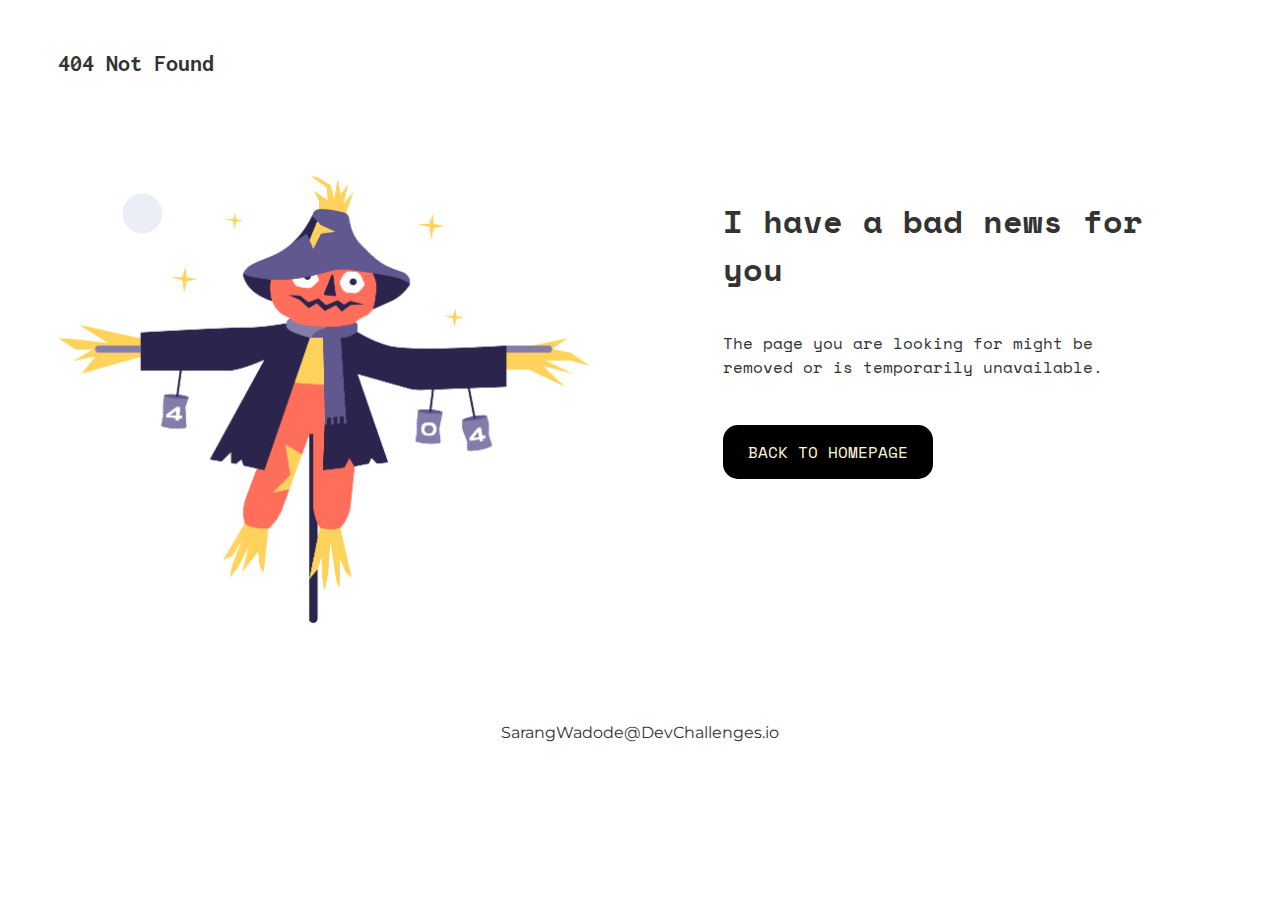
<file: index.html>
<!DOCTYPE html>
<html lang="en">
  <head>
    <meta charset="utf-8" />
    <meta
      name="viewport"
      content="width=device-width, initial-scale=1,
  maximum-scale=5"
    />

    <link rel="icon" href="devchallenges.png" />
 
    <link
      rel="shortcut icon"
      type="image/x-icon"
      href="https://devchallenges.io/"
    />

    <link rel="preconnect" href="https://fonts.gstatic.com">
<link href="https://fonts.googleapis.com/css2?family=Space+Mono:wght@400;700&display=swap" rel="stylesheet">

<link href="https://fonts.googleapis.com/css2?family=Inconsolata:wght@700&display=swap" rel="stylesheet">

<link href="https://fonts.googleapis.com/css2?family=Montserrat:wght@600&display=swap" rel="stylesheet">
    
    <title>404 Not Found</title>

    <style>
      body {
        font-family: 'Space Mono', monospace;
        color: #333333
      }

      #header {
        margin: 50px;
        font-family: 'Inconsolata', monospace;
      }

      #container {
        display:flex;
        margin: 100px 50px;
      }
      #image img {
        position: relative;
        width: 80%;
        height: 100%;
      }
      #info {
        position: relative;
        display: flex;
        flex-direction: column;
      }
      
      #info p {
        margin-right: 50px;
      }
      #home {
        text-decoration: none;
        display: inline-block;
        width: 180px;
        padding: 15px;
        color:cornsilk;
        background-color:black;
        border-radius: 15px;
        margin: 30px 0;
        text-align: center;
      }
      #footer {
        text-align: center;
        font-family: 'Montserrat', sans-serif;
      }  

      @media screen and (max-width:450px) {
        #header {
          margin: 25px;
        }
        #image img {
          display: block;
          margin-left: auto;
          margin-right: auto;
        }
        #container {
          display: flex;
          flex-direction: column;
          margin: 50px 25px;
        }
        #info p {
        margin: auto;
      }
      #home {
        margin: 25px auto;
      }
      }

      
    </style>
  </head>
  <body>
    <header id ="header"><h2>404 Not Found</h2></header>

    <div id = "container">
      <section id = "image">
        <img src="Scarecrow.png" alt = "Image">
      </section>
      <section id = "info">
        <h1>I have a bad news for you</h1>
      <p>The page you are looking for might be removed or is temporarily unavailable.</p>
      <a id ="home" href = "https://devchallenges.io/" target="_self">BACK TO HOMEPAGE</a>
      </section>
    </div>  

    <footer id = "footer">SarangWadode@DevChallenges.io</footer>
  </body>
</html>
</file>
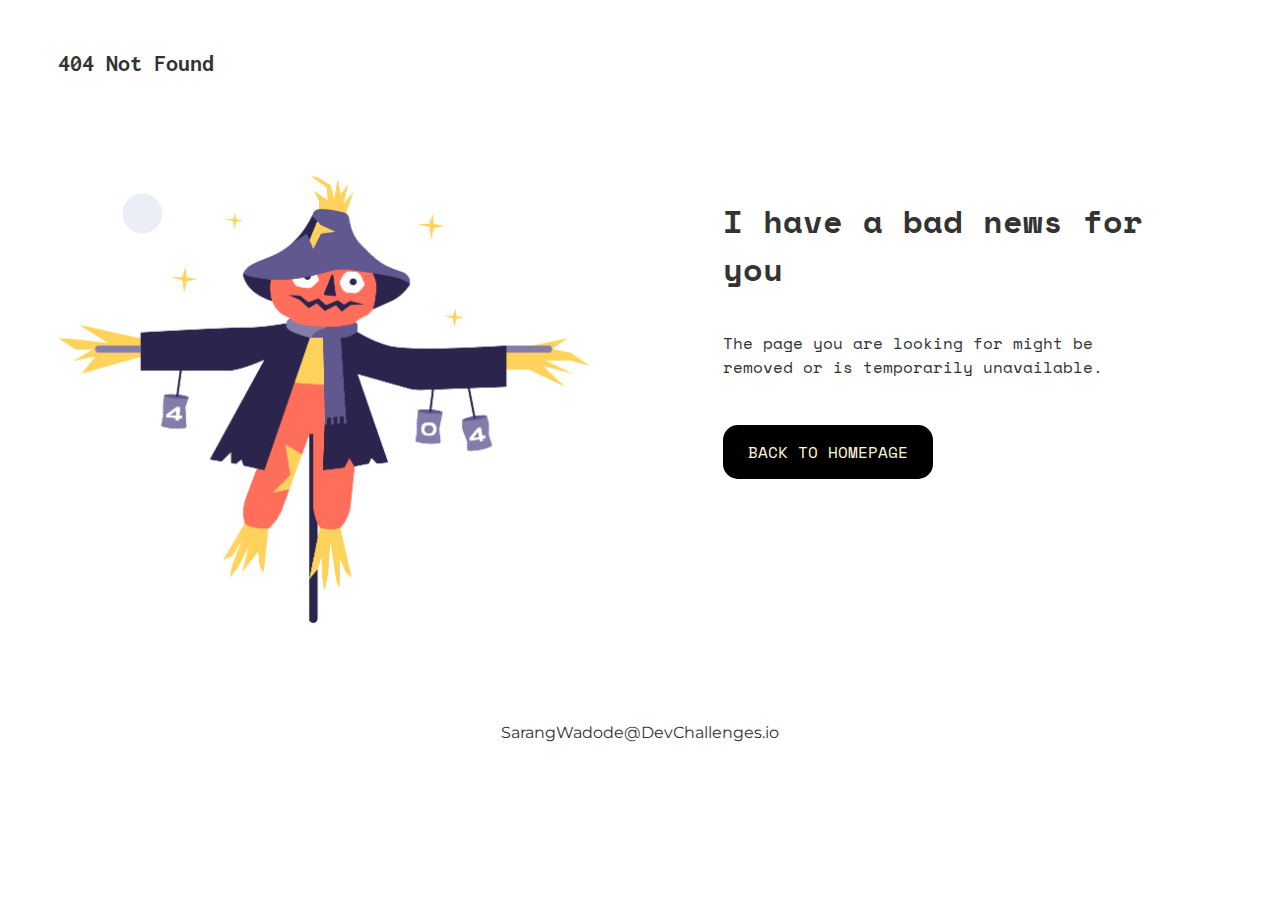
<file: 404-Not-Found/index.html>
<!DOCTYPE html>
<html lang="en">
  <head>
    <meta charset="utf-8" />
    <meta
      name="viewport"
      content="width=device-width, initial-scale=1,
  maximum-scale=5"
    />

    <link rel="icon" href="devchallenges.png" />
 
    <link
      rel="shortcut icon"
      type="image/x-icon"
      href="https://devchallenges.io/"
    />

    <link rel="preconnect" href="https://fonts.gstatic.com">
<link href="https://fonts.googleapis.com/css2?family=Space+Mono:wght@400;700&display=swap" rel="stylesheet">

<link href="https://fonts.googleapis.com/css2?family=Inconsolata:wght@700&display=swap" rel="stylesheet">

<link href="https://fonts.googleapis.com/css2?family=Montserrat:wght@600&display=swap" rel="stylesheet">
<link rel="stylesheet" href="style.css">
    
    <title>404 Not Found</title>
  </head>
  <body>
    <header id ="header"><h2>404 Not Found</h2></header>

    <div id = "container">
      <section id = "image">
        <img src="Scarecrow.png" alt = "Image">
      </section>
      <section id = "info">
        <h1>I have a bad news for you</h1>
      <p>The page you are looking for might be removed or is temporarily unavailable.</p>
      <a id ="home" href = "https://devchallenges.io/" target="_self">BACK TO HOMEPAGE</a>
      </section>
    </div>  

    <footer id = "footer">SarangWadode@DevChallenges.io</footer>
  </body>
</html>
</file>
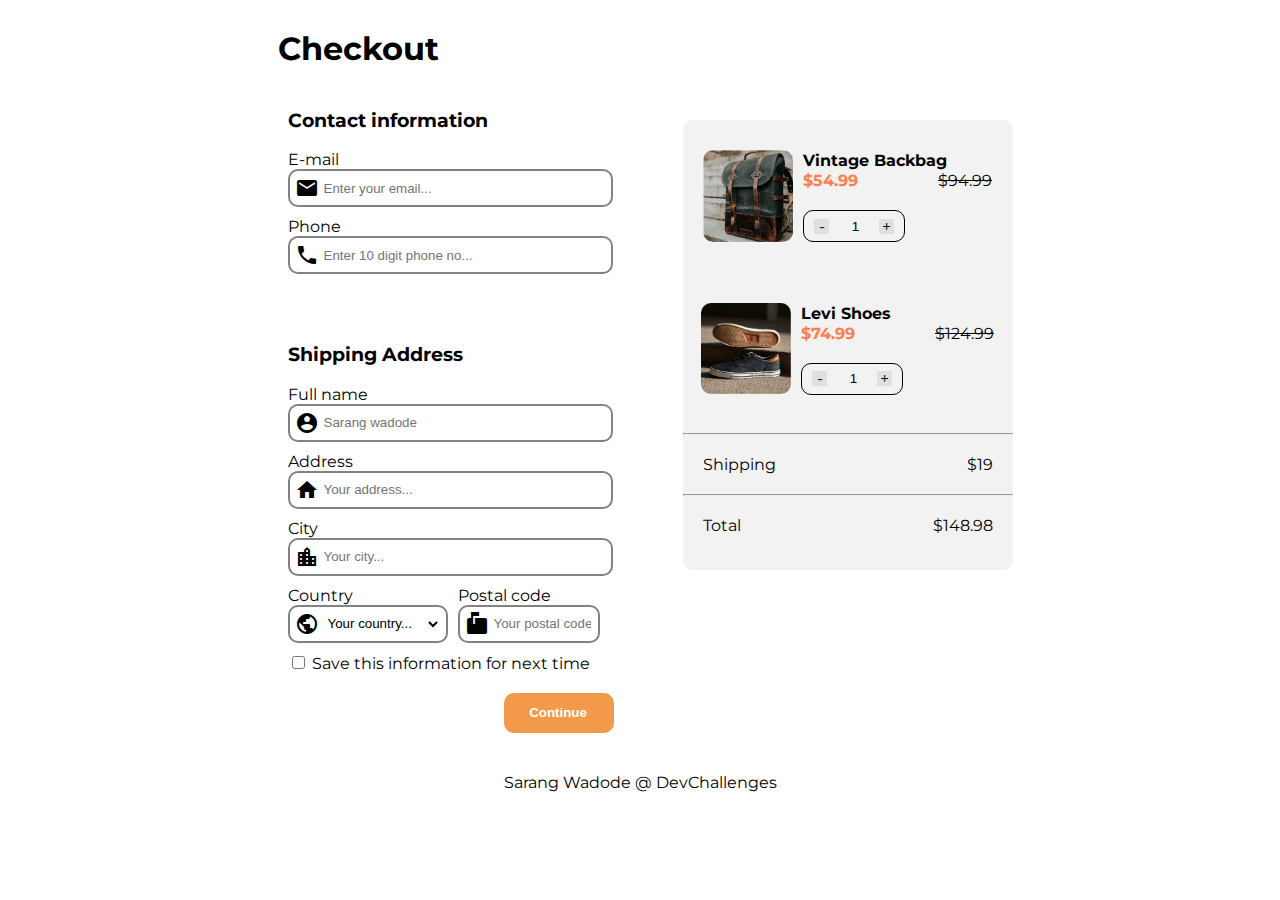
<file: Checkout-Page/index.html>
<!DOCTYPE html>
<html lang="en">
  <head>
    <meta charset="utf-8" />
    <meta
      name="viewport"
      content="width=device-width, initial-scale=1,
  maximum-scale=5"
    />

    <link rel="icon" href="devchallenges.png" />

    <link
      rel="shortcut icon"
      type="image/x-icon"
      href="https://devchallenges.io/"
    />

    <link rel="preconnect" href="https://fonts.gstatic.com">
<link href="https://fonts.googleapis.com/css2?family=Montserrat:wght@500&display=swap" rel="stylesheet">

    <title>Checkout Page</title>
    <link rel="stylesheet" href="https://fonts.googleapis.com/icon?family=Material+Icons">
    <link rel="StyleSheet" href="style.css">

  </head>

  <body>
    <div id="main">
      <h1>Checkout</h1>

      <div id="container">
        <section id="form">
          <form action="#" id="form" autocomplete="on" onsubmit="alert('Checkout succesfull :)')">
            <div id="content">
              <h3>Contact information</h3>
              <label for="email">E-mail</label>
              <div id="box">
                <span class="material-icons">email</span>
                <input type="email" id="email" name="email" placeholder="Enter your email..." size="30" required>
              </div>
              
              <label for="phone">Phone</label>
              <div id="box">
                <span class="material-icons">call</span>
                <input type="tel" id="phone" name="phone" placeholder="Enter 10 digit phone no..." pattern="[0-9]{10}" size="30" required>
              </div>
            </div> 

            <div id="content">
              <h3>Shipping Address</h3>
              <label for="name">Full name</label>
              <div id="box">
                <span class="material-icons">account_circle</span>
                <input type="text" id="name" name="name" placeholder="Sarang wadode" size="30" required>
              </div>

              <label for="address">Address</label>
              <div id="box">
                <span class="material-icons">home</span>
                <input type="text" id="address" name="address" placeholder="Your address..." size="30" required>
              </div>

              <label for="city">City</label>
              <div id="box">
                <span class="material-icons">location_city</span>
                <input type="text" id="city" name="city" placeholder="Your city..." size="30" required>
              </div>

              <div id="parts">
                <div class="part one">
                  <label for="country">Country</label>
                  <div id="box">
                    <span class="material-icons">public</span>
                    <select for="country" required>
                      <option value="" disabled selected>Your country...</option>
                      <option value="india">India</option>
                      <option value="US">US</option>
                      <option value="Australia">Australia</option>
                    </select>
                  </div>
                </div>
                <div class="part two">
                  <label for="post">Postal code</label>
                  <div id="box">
                    <span class="material-icons">markunread_mailbox</span>
                    <input type="text" id="post" name="post" placeholder="Your postal code..." size="10" required>
                 </div>
                </div>
              </div>
              
              <input type="checkbox" name="checkbox" id="checkbox">
              <label for="checkbox">Save this information for next time</label>

            </div> 
            <input type="submit" value="Continue" id="submit">
          </form>
        </section>

        <section id="cart">
          <div id="product">
            <img src="Photos/photo1.png" alt="product-image" id="image">
            <div id="details">
              <h4>Vintage Backbag</h4>
              <div id="cost"><strong>$54.99</strong><s>$94.99</s></div>
              <div id="prod-no">
                <div id="sign">-</div>
                <input type="text" name="count" id="count" value="1" min="1" size="3">
                <div id="sign">+</div>
              </div>
            </div>
            
          </div>
          

          <div id="product">
            <img src="Photos/photo2.png" alt="product-image" id="image">
            <div id="details">
              <h4>Levi Shoes</h4>
              <div id="cost"><strong>$74.99</strong><s>$124.99</s></div>
              <div id="prod-no">
                <div id="sign">-</div>
                <input type="text" name="count" id="count" value="1" min="1" size="3">
                <div id="sign">+</div>
              </div>
            </div>
          </div>  
          <div id="bill">
            <hr>
            <div id="inc">
              <div id="text">Shipping</div>
              <div id="price">$19</div>
            </div>
            <hr>

            <div id="inc">
              <div id="text">Total</div>
              <div id="price">$148.98</div>
            </div>
          </div>

        </section>
      </div>
      
      <footer id="footer">Sarang Wadode @ DevChallenges</footer>
    </div>
    
  </body>

</html>
</file>
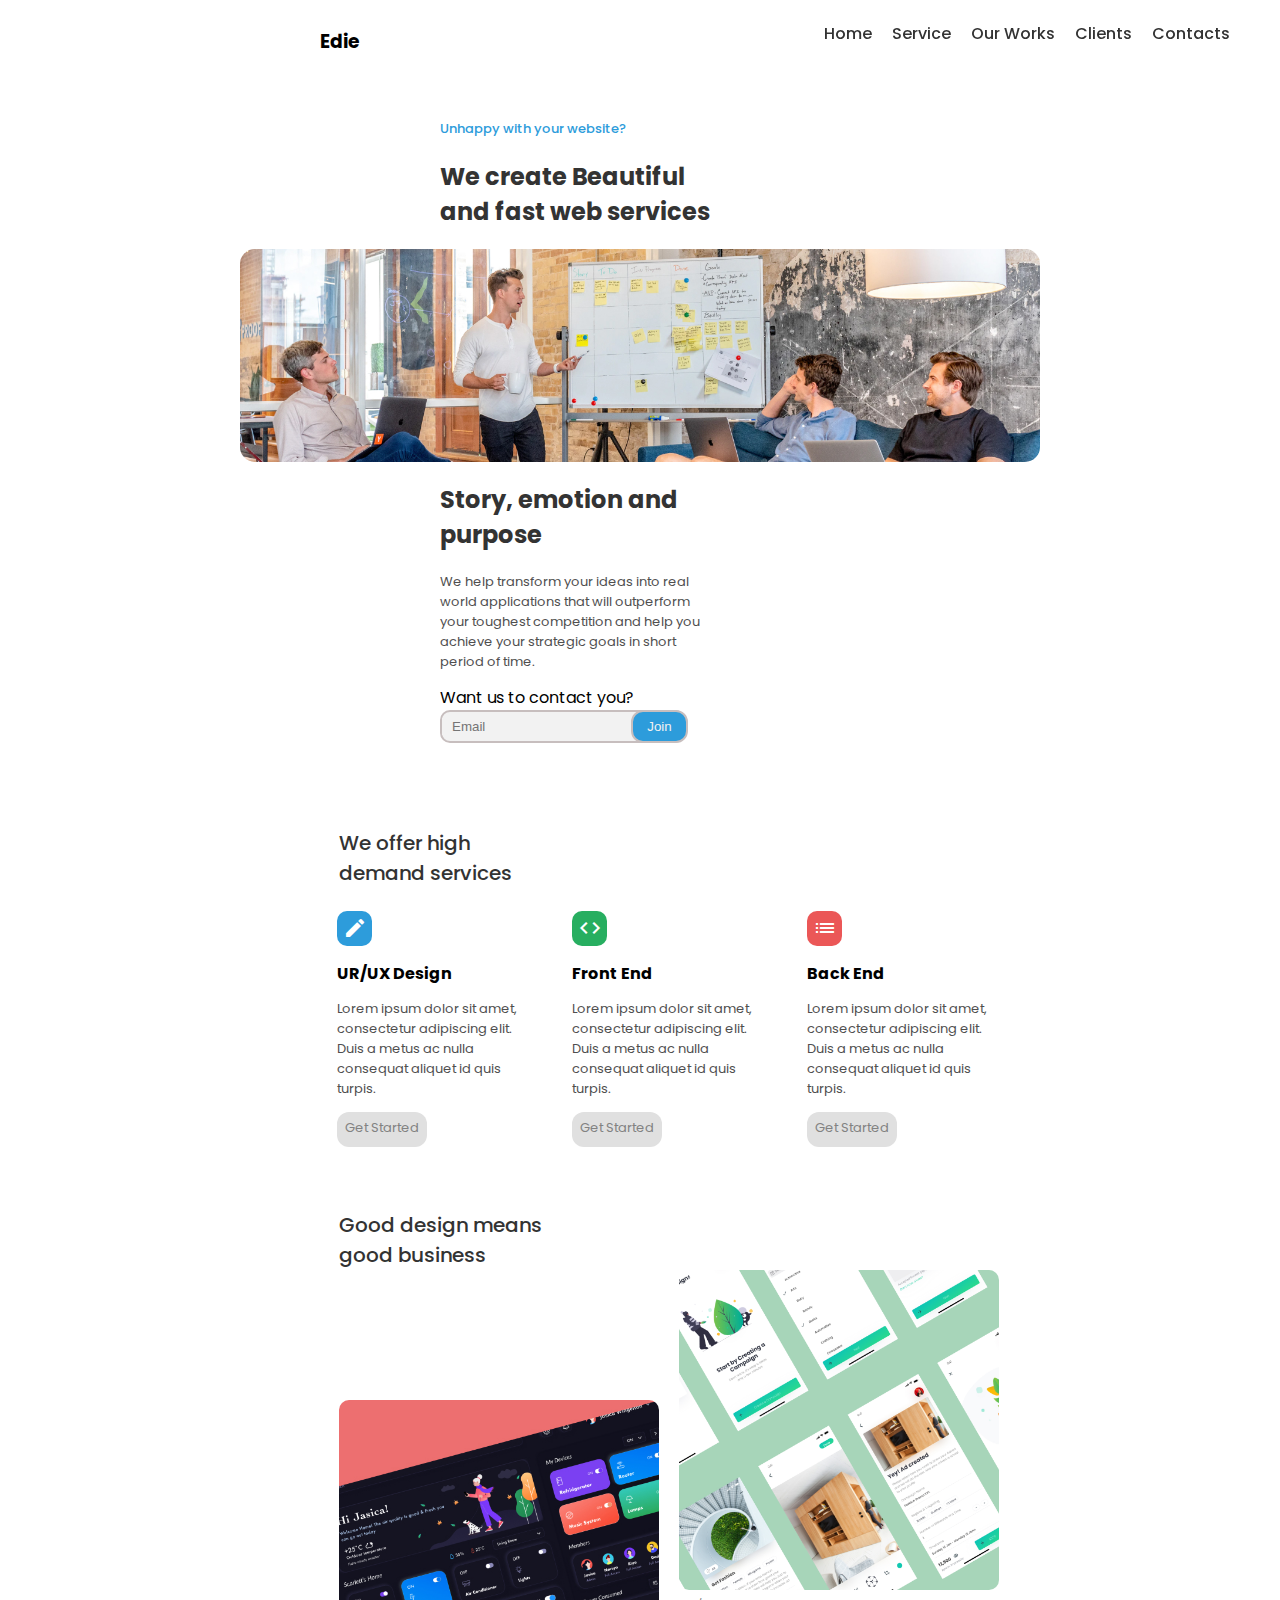
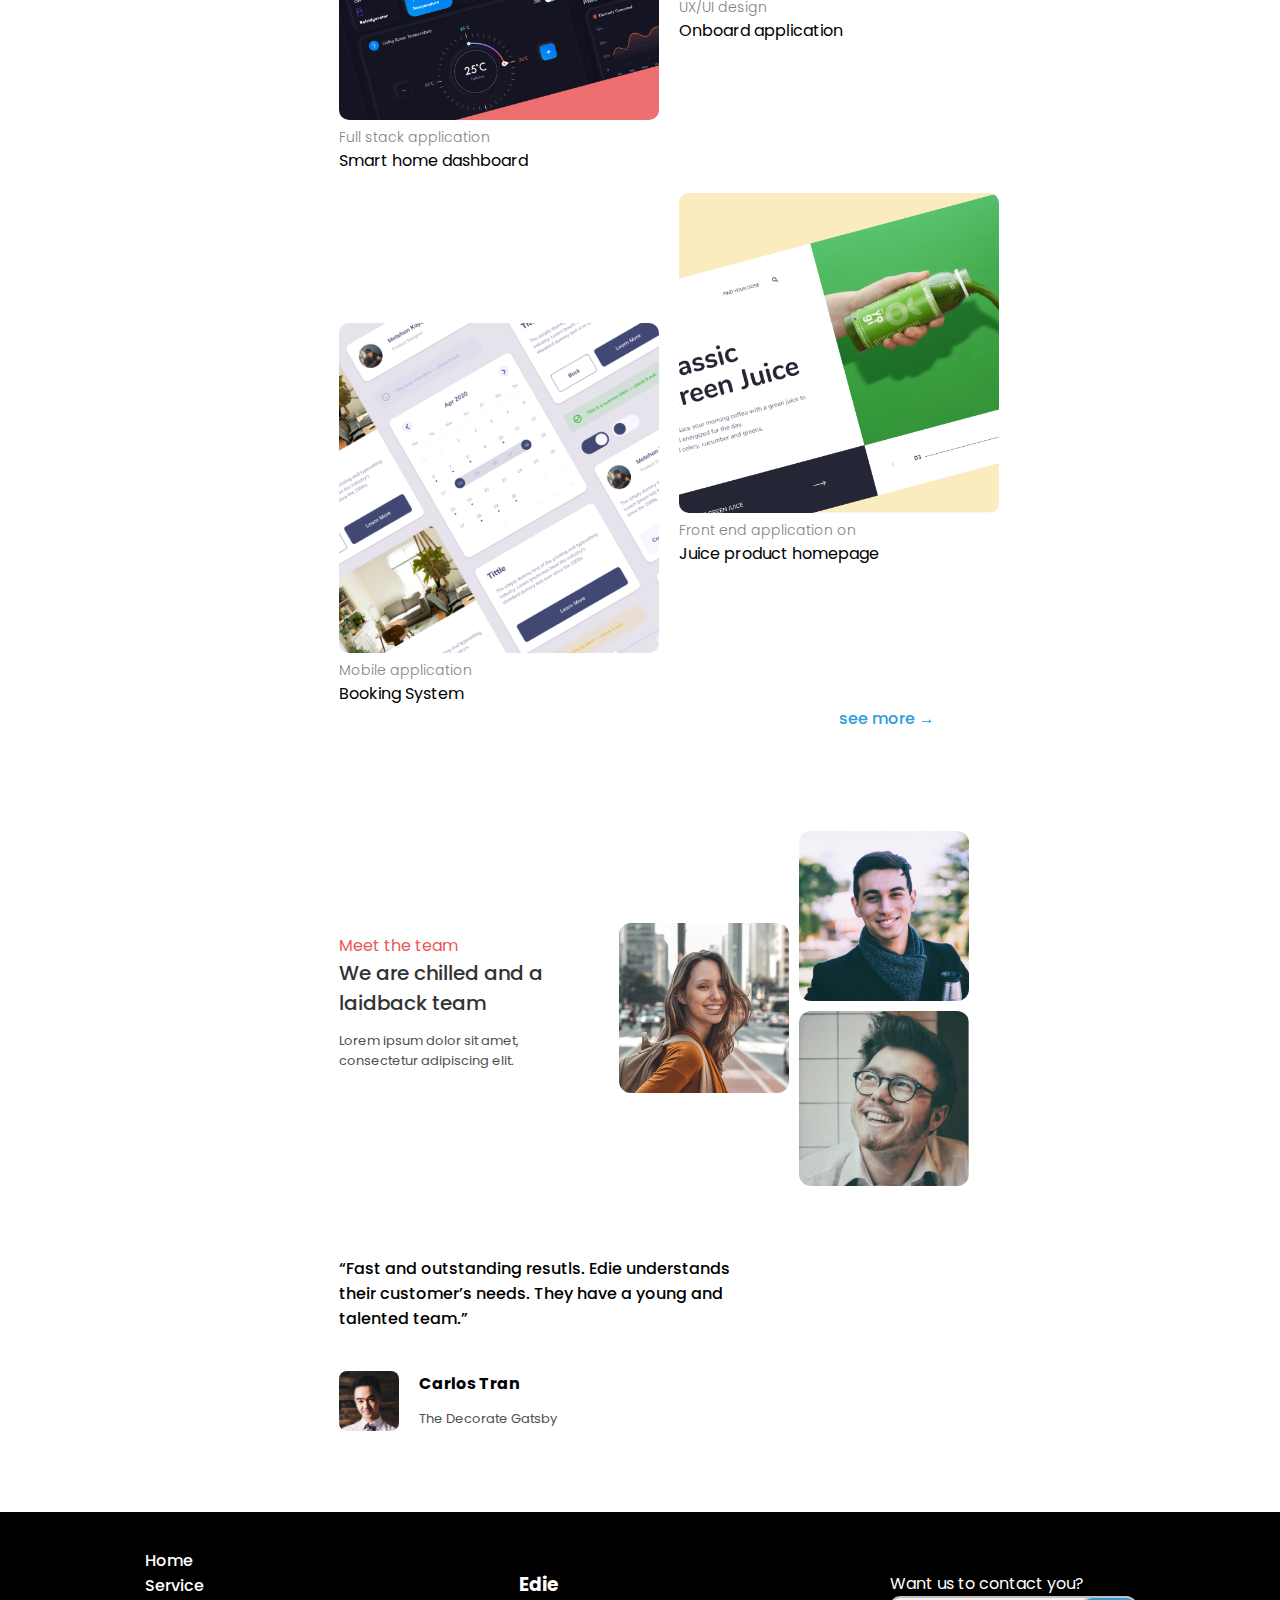
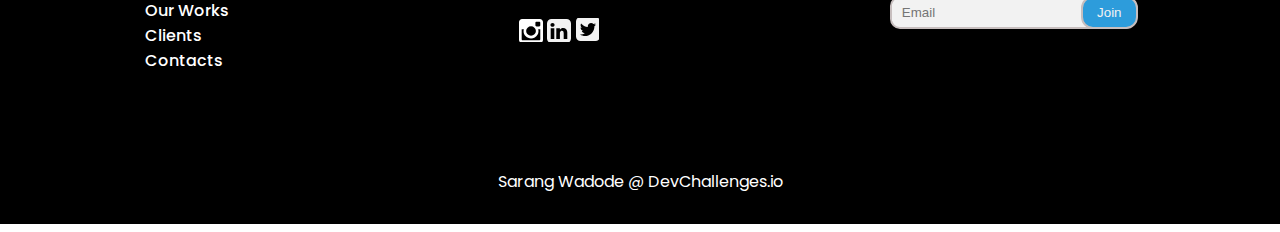
<file: Edie-Homepage/index.html>
<!DOCTYPE html>
<html lang="en">
  <head>
    <meta charset="utf-8" />
    <meta
      name="viewport"
      content="width=device-width, initial-scale=1,
  maximum-scale=5"
    />

    <link rel="icon" href="devchallenges.png" />

    <link
      rel="shortcut icon"
      type="image/x-icon"
      href="https://devchallenges.io/"
    />

    <link
      href="https://fonts.googleapis.com/css2?family=Poppins:wght@400;500&display=swap"
      rel="stylesheet"
    />

    <link href="https://fonts.googleapis.com/icon?family=Material+Icons"
      rel="stylesheet">

    <link rel="stylesheet" href="style.css"> 

    <title>Edie homepage</title>

    
  </head>
  <body>
    <div id="container">
      <div id=head><h3>Edie</h3></div>

      <nav id="navbar">
        <ul>
          <li><a id="link" href="#container">Home</a></li>
          <li><a id="link" href="#service">Service</a></li>
          <li><a id="link" href="#our-work">Our Works</a></li>
          <li><a id="link" href="#info">Clients</a></li>
          <li><a id="link" href="#footer">Contacts</a></li>
        </ul>
      </nav>

      <nav id="navbar-transition">
        <input type="checkbox" name="check" id="checkbox">
        <div class="bar ek"></div>
        <div class="bar don"></div>
        <div class="bar tin"></div>
        
        <div id="new-navbar">
          <ul>
            <li><a id="link" href="#container">Home</a></li>
            <li><a id="link" href="#service">Service</a></li>
            <li><a id="link" href="#our-work">Our Works</a></li>
            <li><a id="link" href="#info">Clients</a></li>
            <li><a id="link" href="#footer">Contacts</a></li>
          </ul>
        </div>
      </nav>

      <div id="header">

        <div id="blue">Unhappy with your website?</div>
        <div id="about-us"><h2>We create Beautiful and fast web services</h2></div>
        <img src="Photos/heroImage.jpg" alt="Team Image" id="team-photo">
        <div id="story">
          <h2>Story, emotion and purpose</h2>
          <p>We help transform your ideas into real world applications that will outperform your toughest competition and help you achieve your strategic goals in short period of time.</p>
        </div>
        <div id="cont">
          <label for="mail">Want us to contact you?</label><br>
          <div id="join">
            <input type="emai" name="email" id="email" placeholder="Email">
            <input type="submit" id="jn" value="Join">
          </div> 
        </div>

      </div>

      <div id="middle">
        <section class="section one">
          <div id="subhead">We offer high demand services</div>
          <div id="service">
            <div class="service">
              <span style="background: #2D9CDB" class="material-icons">edit</span><br>
              <b>UR/UX Design</b>
              <p>Lorem ipsum dolor sit amet, consectetur adipiscing elit. Duis a metus ac nulla consequat aliquet id quis turpis.</p>
              <div id="button">Get Started</div>
            </div>
            <div class="service">
              <span style="background: #27AE60;" class="material-icons">code</span><br>
              <b>Front End</b>
              <p>Lorem ipsum dolor sit amet, consectetur adipiscing elit. Duis a metus ac nulla consequat aliquet id quis turpis.</p>
              <div id="button">Get Started</div>
            </div>
            <div class="service">
              <span style="background: #EB5757;" class="material-icons">list</span><br>
              <b>Back End</b>
              <p>Lorem ipsum dolor sit amet, consectetur adipiscing elit. Duis a metus ac nulla consequat aliquet id quis turpis.</p>
              <div id="button">Get Started</div>
            </div>
          </div>

        </section>

        <section class="section two">
          <div id="subhead">Good design means good business</div>
          <div id="our-work">
            <div class="item one" id="on">
              <img src="Photos/smarthome.jpg" alt="smart home dashboard" id=image>
              <div id="light">Full stack application</div>
              <div id="page">Smart home dashboard</div>
            </div>
            <div class="item one">
              <img src="Photos/onboard.png" alt="Onboard application" id=image>
              <div id="light">UX/UI design</div>
              <div id="page">Onboard application</div>
            </div>
            <div class="item one" id="on">
              <img src="Photos/booking.png" alt="Booking System" id=image>
              <div id="light">Mobile application</div>
              <div id="page">Booking System</div>
            </div>
            <div class="item one">
              <img src="Photos/juice-product.png" alt="Juice product homepage" id=image>
              <div id="light">Front end application on</div>
              <div id="page">Juice product homepage</div>
            </div>
          </div>
          <div id="see-more">see more →</div>
        </section>

        <section class="section three">
          <div id="info">
            <div id="red">Meet the team</div>
            <div id="subhead">We are chilled and a laidback team</div>
            <p>Lorem ipsum dolor sit amet, consectetur adipiscing elit.</p>
          </div>
          <div id="photos">
            <img src="Photos/person3.png" class="person1" id="person">
            <img src="Photos/person1.png" class="person2" id="person">
            <img src="Photos/person2.png" class="person3" id="person">
          </div>
        </section>

        <section class="section four">
          <div id="quote">“Fast and outstanding resutls. Edie understands their customer’s needs. They have a young and talented team.”    </div>
          <div id="profile">
            <img src="Photos/person4.png" id="pro-pic">
            <div id="name">
              <strong>Carlos Tran</strong>
              <p>The Decorate Gatsby</p>
            </div>
          </div>
        </section>

      </div>

      <footer><div id="footer">
        <div id="navbar-foot">
          <ul>
            <li><a id="link" href="#navbar">Home</a></li>
            <li><a id="link" href="#service">Service</a></li>
            <li><a id="link" href="#our-work">Our Works</a></li>
            <li><a id="link" href="#info">Clients</a></li>
            <li><a id="link" href="#footer">Contacts</a></li>
          </ul>
        </div>
        <div id="social-media">
          <h3>Edie</h3>
          <div id="sites">
            <img src="svg files/instagram.svg" alt="instagram" id="instagram" style="background: black;">
            <img src="svg files/linkedin.svg" alt="linkedin" id="linkedin" style="background: black;">
            <img src="svg files/twitter.svg" alt="twitter" id="twitter" style="background: black;">
          </div>
        </div>
        <div>
          <label for="mail">Want us to contact you?</label><br>
          <div id="join">
            <input type="emai" name="email" id="email" placeholder="Email">
            <input type="submit" id="jn" value="Join">
          </div> 
        </div>
      </div>Sarang Wadode @ DevChallenges.io</footer>
    </div>   
  </body>
</html>
</file>
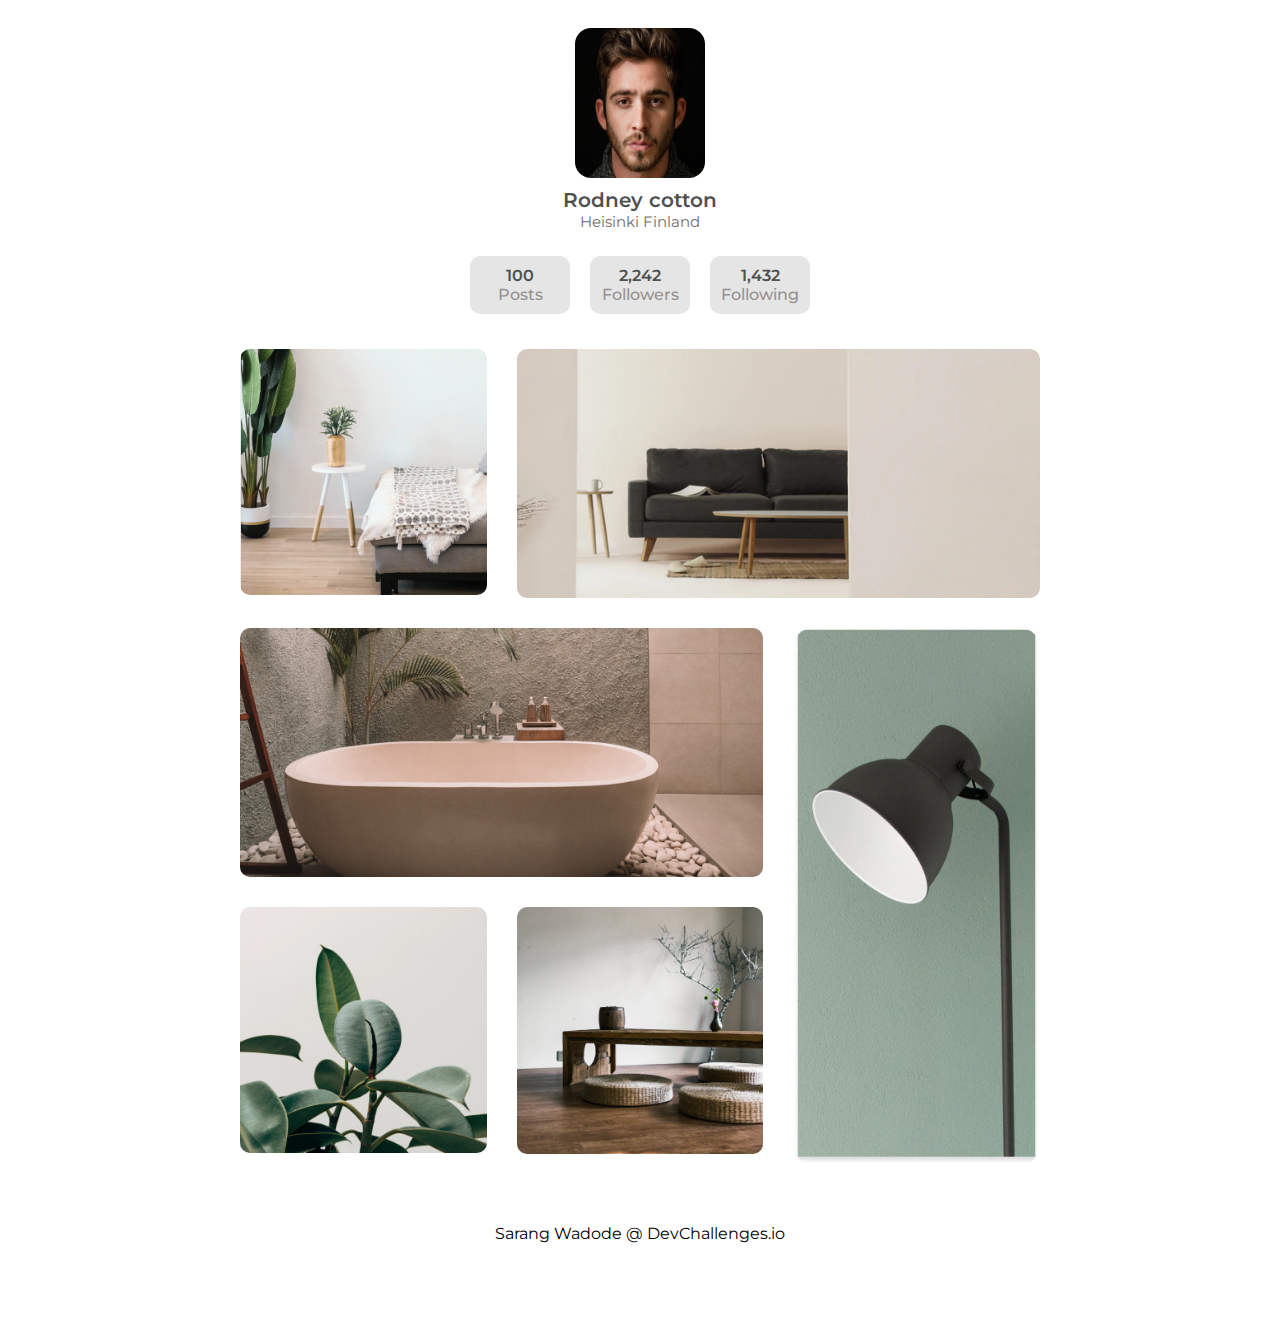
<file: My-Gallery/index.html>
<!DOCTYPE html>
<html lang="en">
  <head>
    <meta charset="utf-8" />
    <meta
      name="viewport"
      content="width=device-width, initial-scale=1,
  maximum-scale=5"
    />

    <link rel="icon" href="devchallenges.png" />

    <link
      rel="shortcut icon"
      type="image/x-icon"
      href="https://devchallenges.io/"
    />

    <link
      href="<link rel="preconnect" href="https://fonts.gstatic.com">
      <link href="https://fonts.googleapis.com/css2?family=Montserrat&display=swap" rel="stylesheet">

    <link rel="StyleSheet" href="style.css">

    <title>My Gallery</title>

    
  </head>
  <body>
    <div id="container">

      <section id="bio">
        <div id="profile-picture">
          <img src="profilePhoto.png" alt="Profile Photo" id="photo">
          <div id="name">Rodney cotton</div>
          <div id="from">Heisinki Finland</div>
        </div>

        <div id="profile">
          <div id="box">
            <div id="number">100</div>
            <div id="text">Posts</div>
          </div>
          <div id="box">
            <div id="number">2,242</div>
            <div id="text">Followers</div>
          </div>
          <div id="box">
            <div id="number">1,432</div>
            <div id="text">Following</div>
          </div>
        </div>

      </section>

      <section id="gallery">
        <img src="photo1.png" alt="image one" class="image one">
        <img src="photo2.png" alt="image one" class="image two">
        <img src="photo3.png" alt="image three" class="image three">
        <img src="photo4.png" alt="image four" class="image four">
        <img src="photo5.png" alt="image five" class="image five">
        <img src="photo6.png" alt="image six" class="image six">
      </section>

      <footer id="footer">Sarang Wadode @ DevChallenges.io</footer>

    </div>
  </body>
</html>
</file>
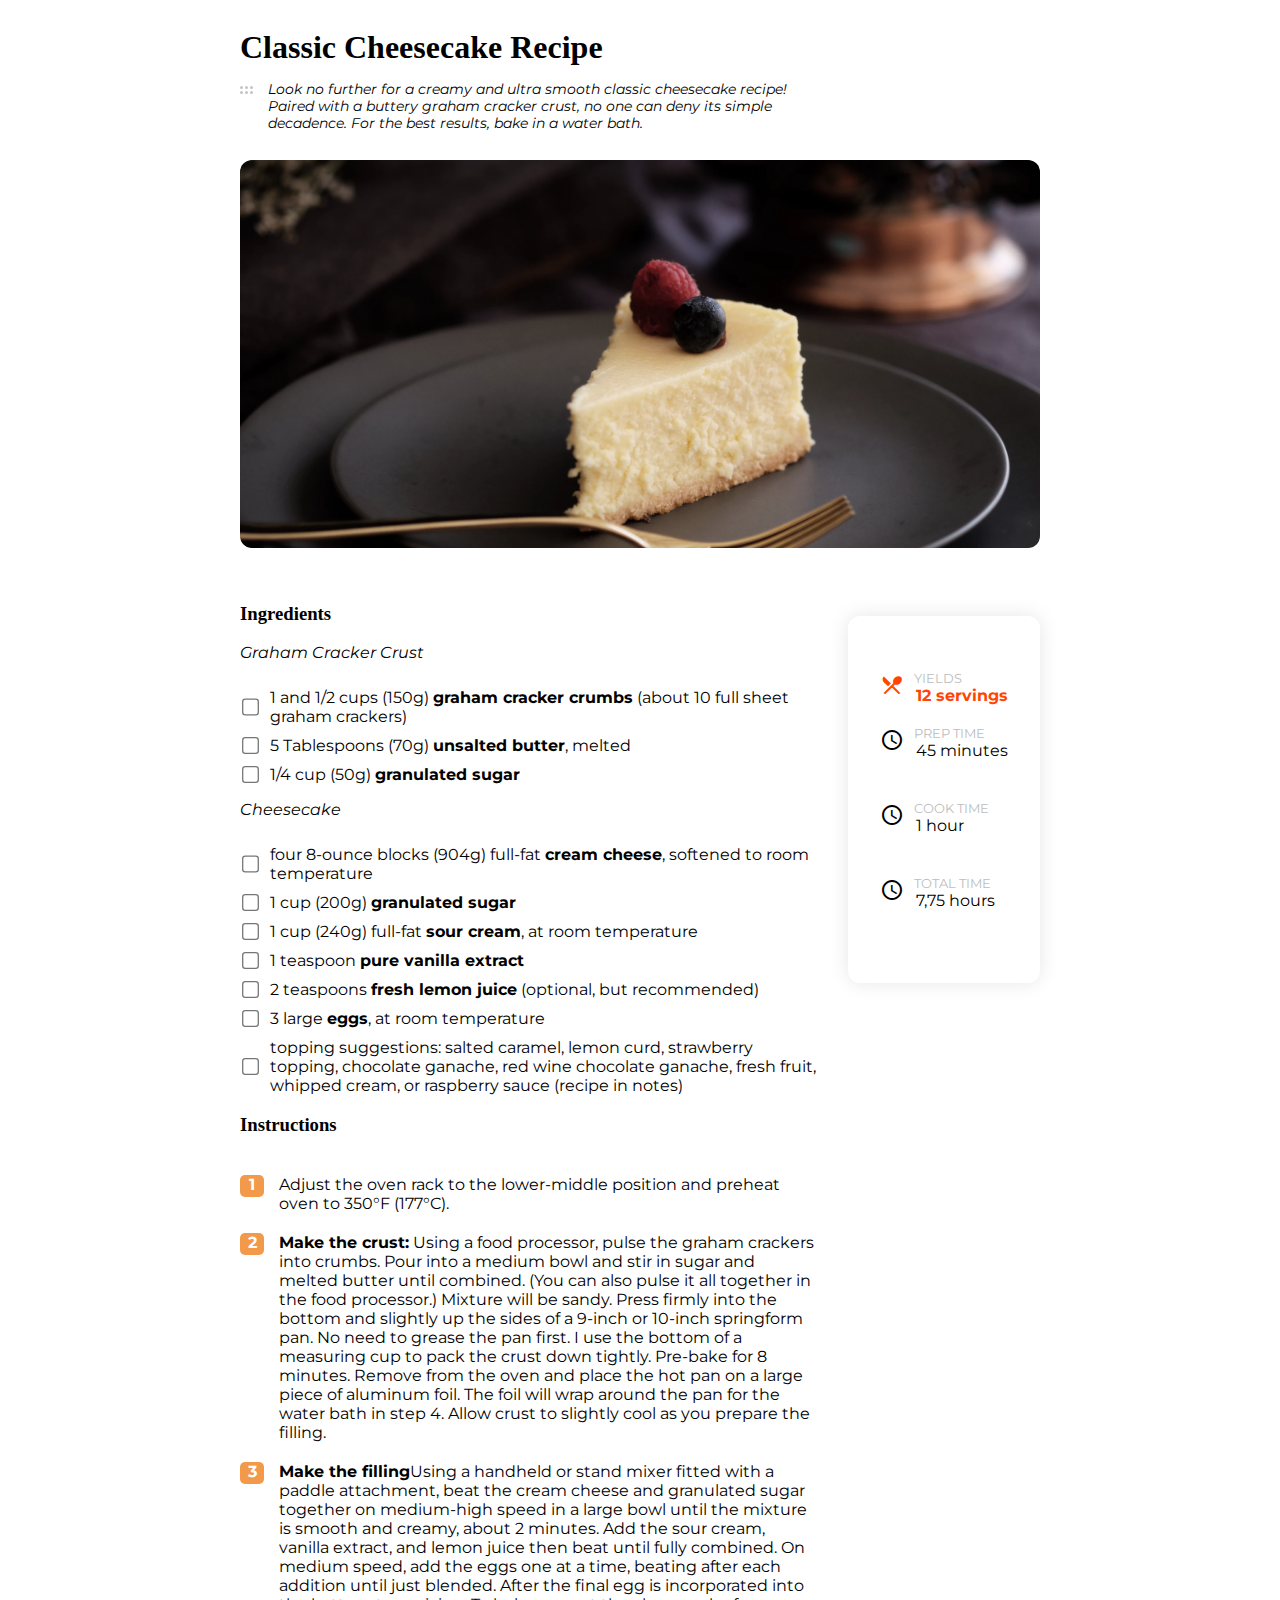
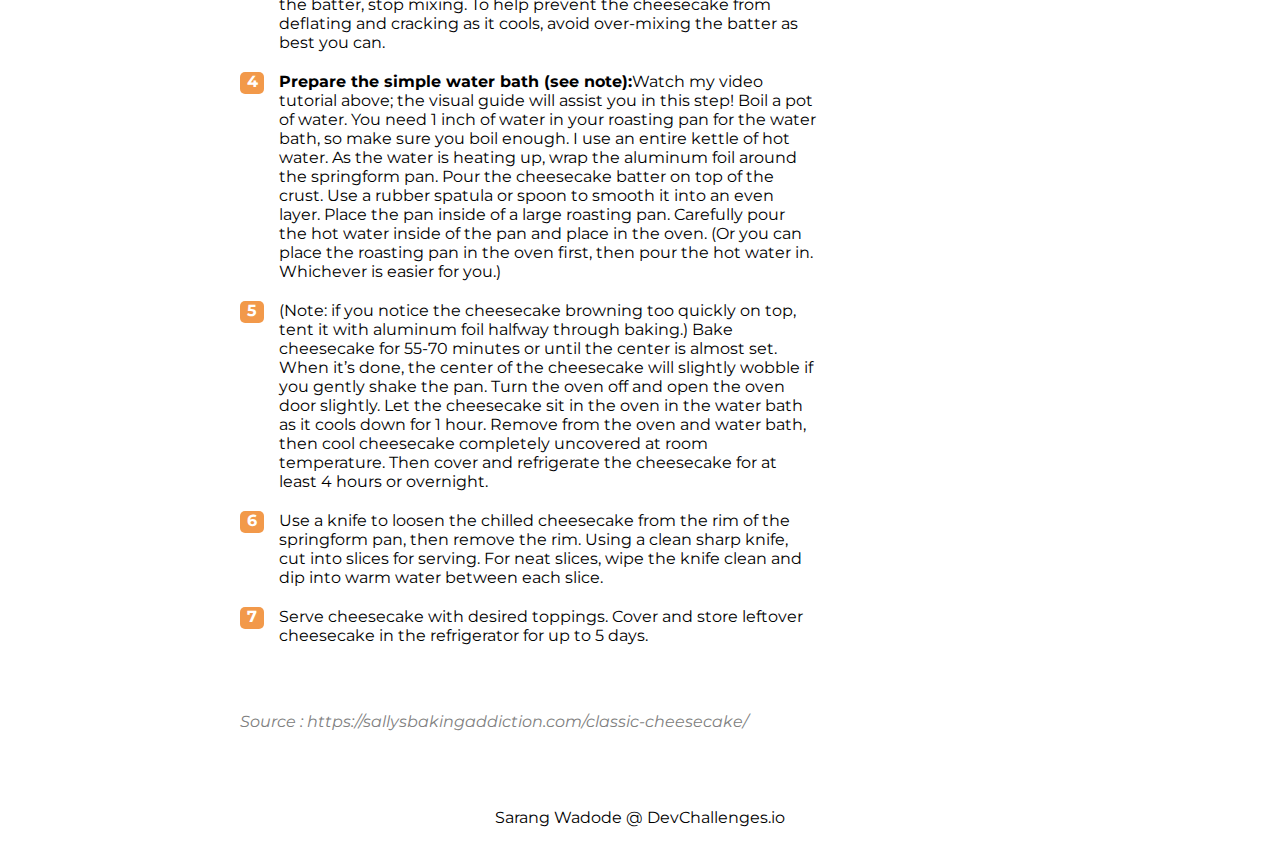
<file: Recipe-Page/index.html>
<!DOCTYPE html>
<html lang="en">
  <head>
    <meta charset="utf-8" />
    <meta
      name="viewport"
      content="width=device-width, initial-scale=1,
  maximum-scale=5"
    />

    <link rel="icon" href="devchallenges.png" />

    <link
      rel="shortcut icon"
      type="image/x-icon"
      href="https://devchallenges.io/"
    />

    <link rel="preconnect" href="https://fonts.gstatic.com">
    <link rel="preconnect" href="https://fonts.gstatic.com">
    <link rel="preconnect" href="https://fonts.gstatic.com">
<link href="https://fonts.googleapis.com/css2?family=Montserrat:wght@100;400&display=swap" rel="stylesheet">

    <title>Recipe Page</title>
    <link rel="stylesheet" href="style.css">
    <link rel="stylesheet" href="https://fonts.googleapis.com/icon?family=Material+Icons">
    
  </head>
  <body>
    <div id="container">
      
      <div id="details">
        <h1>Classic Cheesecake Recipe</h1>
        <div id="det">
          <img src="6dots.svg" alt="6 dots">
          <div id="dots"><i>Look no further for a creamy and ultra smooth classic cheesecake recipe! Paired with a buttery graham cracker crust, no one can deny its simple decadence. For the best results, bake in a water bath.</i></div>
        </div>
        <img id="cheesecake" src="photo1.png" alt="cheesecake">
      </div>

      <div id="content">
        <section id="yield-time">
          <div id="yield">
            <div id="icon">
              <i class="material-icons" style="color: orangered;">restaurant_menu</i>
            </div>
            <div>
              <div id="text">YIELDS</div>
              <div id="info" class="serving">12 servings</div>
            </div>
          </div>

          <div id="time">
            <div>
              <div id="left">
                <div id="icon">
                  <i class="material-icons">query_builder</i>
                </div>
                <div>
                  <div id="text">PREP TIME</div>
                  <div id="info">45 minutes</div>
                </div>
              </div>
            </div>

            <div>
              <div id="left">
                <div id="icon">
                  <i class="material-icons">query_builder</i>
                </div>
                <div>
                  <div id="text">COOK TIME</div>
                  <div id="info">1 hour</div>
                </div>
              </div>  
            </div>

            <div>
              <div id="left">
                <div id="icon">
                  <i class="material-icons">query_builder</i>
                </div>
                <div>
                  <div id="text">TOTAL TIME</div>
                  <div id="info">7,75 hours</div>
                </div>
              </div>
            </div>  
          </div>
        </section>

        <section id="in">
          <div id="ingredients">
            <h3>Ingredients</h3>
            <p><i>Graham Cracker Crust</i></p>
            <div id="samp">
              <input type="checkbox" id="one">
              <label for="one">1 and 1/2 cups (150g) <b>graham cracker crumbs</b> (about 10 full sheet graham crackers)</label>
            </div>
            <div id="samp">
              <input type="checkbox" id="two"><label for="two">5 Tablespoons (70g) <b>unsalted butter</b>, melted</label><br>
            </div>
            <div id="samp">
              <input type="checkbox" id="three"><label for="three">1/4 cup (50g) <b>granulated sugar</b></label><br>
            </div>
            <p><i>Cheesecake</i></p>
            <div id="samp">
              <input type="checkbox" id="one"><label for="one">four 8-ounce blocks (904g) full-fat <b>cream cheese</b>, softened to room temperature</label><br>
            </div>
            <div id="samp">  
              <input type="checkbox" id="two"><label for="two">1 cup (200g) <b>granulated sugar</b></label><br>
            </div>
            <div id="samp">
              <input type="checkbox" id="three"><label for="three">1 cup (240g) full-fat <b>sour cream</b>, at room temperature</label><br>
            </div>
            <div id="samp">  
              <input type="checkbox" id="four"><label for="four">1 teaspoon <b>pure vanilla extract</b></label><br>
            </div>
            <div id="samp">
              <input type="checkbox" id="five"><label for="five">2 teaspoons <b>fresh lemon juice</b> (optional, but recommended)</label><br>
            </div>
            <div id="samp">
              <input type="checkbox" id="six"><label for="six">3 large <b>eggs</b>, at room temperature</label><br>
            </div>
              
            <div id="samp">
              <input type="checkbox" id="seven"><label for="seven">topping suggestions: salted caramel, lemon curd, strawberry topping, chocolate ganache, red wine chocolate ganache, fresh fruit, whipped cream, or raspberry sauce (recipe in notes)</label><br>
            </div>
          </div>

          <div id="instructions">
            <h3>Instructions</h3>
            <div id="inst">
              <div>
                <span>1</span>
              </div>  
              <div id="space"> Adjust the oven rack to the lower-middle position and preheat oven to 350°F (177°C).</div>
            </div>  
            <div id="inst">
              <div>
                <span>2</span>
              </div>  
              <div id="space">
                 <strong>  Make the crust:</strong> Using a food processor, pulse the graham crackers into crumbs. Pour into a medium bowl and stir in sugar and melted butter until combined. (You can also pulse it all together in the food processor.) Mixture will be sandy. Press firmly into the bottom and slightly up the sides of a 9-inch or 10-inch springform pan. No need to grease the pan first. I use the bottom of a measuring cup to pack the crust down tightly. Pre-bake for 8 minutes. Remove from the oven and place the hot pan on a large piece of aluminum foil. The foil will wrap around the pan for the water bath in step 4. Allow crust to slightly cool as you prepare the filling.
              </div>
            </div>
            <div id="inst">
              <div>
                <span>3</span>
              </div>  
              <div id="space"><strong> Make the filling</strong>Using a handheld or stand mixer fitted with a paddle attachment, beat the cream cheese and granulated sugar together on medium-high speed in a large bowl until the mixture is smooth and creamy, about 2 minutes. Add the sour cream, vanilla extract, and lemon juice then beat until fully combined. On medium speed, add the eggs one at a time, beating after each addition until just blended. After the final egg is incorporated into the batter, stop mixing. To help prevent the cheesecake from deflating and cracking as it cools, avoid over-mixing the batter as best you can.</div>
            </div>
            <div id="inst">
              <div>
              <span>4</span>
              </div>  
              <div id="space"><strong> Prepare the simple water bath (see note):</strong>Watch my video tutorial above; the visual guide will assist you in this step! Boil a pot of water. You need 1 inch of water in your roasting pan for the water bath, so make sure you boil enough. I use an entire kettle of hot water. As the water is heating up, wrap the aluminum foil around the springform pan. Pour the cheesecake batter on top of the crust. Use a rubber spatula or spoon to smooth it into an even layer. Place the pan inside of a large roasting pan. Carefully pour the hot water inside of the pan and place in the oven. (Or you can place the roasting pan in the oven first, then pour the hot water in. Whichever is easier for you.)</div>
            </div>
            
            <div id="inst">
              <div>
              <span>5</span>
              </div>
              <div id="space"> (Note: if you notice the cheesecake browning too quickly on top, tent it with aluminum foil halfway through baking.) Bake cheesecake for 55-70 minutes or until the center is almost set. When it’s done, the center of the cheesecake will slightly wobble if you gently shake the pan. Turn the oven off and open the oven door slightly. Let the cheesecake sit in the oven in the water bath as it cools down for 1 hour. Remove from the oven and water bath, then cool cheesecake completely uncovered at room temperature. Then cover and refrigerate the cheesecake for at least 4 hours or overnight.</div>
            </div>
            <div id="inst">
              <div>
                <span>6</span>
              </div>  
              <div id="space">Use a knife to loosen the chilled cheesecake from the rim of the springform pan, then remove the rim. Using a clean sharp knife, cut into slices for serving. For neat slices, wipe the knife clean and dip into warm water between each slice.</div>
            </div>
            <div id="inst">
              <div>
                <span>7</span>
              </div> 
              <div id="space">  Serve cheesecake with desired toppings. Cover and store leftover cheesecake in the refrigerator for up to 5 days.</div>
            </div>
          </div>
        </section>
      </div>

      <div id="source">
        <p>Source : https://sallysbakingaddiction.com/classic-cheesecake/</p>
      </div>
      
      <footer id="footer">Sarang Wadode @ DevChallenges.io</footer>

    </div>  

  </body>
</html>
</file>
<file: 404-Not-Found/style.css>
body {
    font-family: 'Space Mono', monospace;
    color: #333333
}

#header {
    margin: 50px;
    font-family: 'Inconsolata', monospace;
}

#container {
    display:flex;
    margin: 100px 50px;
}
#image img {
    position: relative;
    width: 80%;
    height: 100%;
}
#info {
    position: relative;
    display: flex;
    flex-direction: column;
}
  #info p {
    margin-right: 50px;
}
#home {
    text-decoration: none;
    display: inline-block;
    width: 180px;
    padding: 15px;
    color:cornsilk;
    background-color:black;
    border-radius: 15px;
    margin: 30px 0;
    text-align: center;
}
#footer {
    text-align: center;
    font-family: 'Montserrat', sans-serif;
}  
@media screen and (max-width:600px) {
    #header {
        margin: 25px;
    }
    #image img {
        display: block;
        margin-left: auto;
        margin-right: auto;
    }
    #container {
        display: flex;
        flex-direction: column;
        margin: 50px 25px;
    }
    #info p {
        margin: auto;
    }
    #home {
        margin: 25px auto;
    }
}
</file>
<file: Checkout-Page/style.css>
body {
    display: flex;
    flex-direction: column;
    align-items: center;
    font-family: 'Montserrat', sans-serif;
}
h1 {
    margin-left: 10px;
}
#container {
    display: flex;
    margin-top: -20px;
}
#content {
    padding: 20px;
    width: 325px;
} 
#box {
    border: 2px solid #828282;
    border-radius: 10px;
    padding: 5px;
    display: flex;
    margin-bottom: 10px;
}

input,input:hover,select {
    border: none;
    outline: none;
    padding-left: 5px;
}
#parts {
    display: flex;
    width: 300px;
}
select {
    width: 150px;
    background: #fff;
}
.one {
    padding-right: 10px;
    width: 160px;
}
.two{
    width: 180px;
}
#submit {
    margin-left: 236px;
    display: block;
    width: 110px;
    height: 40px;
    background:#F2994A;
    border-radius: 10px;
    color: #fff;
    font-weight: bold;
}
#cart {
    background: #F2F2F2;    
    display: flex;
    flex-direction: column;
    width: 330px;
    height: 450px;
    border-radius: 10px;
    margin-top: 50px;
    margin-left: 50px;
}
#product{
    display: flex;
    align-items: center;
    justify-content: center;
    padding: 30px;
}
#image {
    width:90px;
    border-radius: 10px;
}
#details {
    padding-left: 10px;
    margin-top: -20px;
}
#inc {
    display: flex;
    justify-content: space-between;
    margin: 20px;
}
#cost {
    margin-top: -20px;
}
strong {
    color: coral;
    padding-right: 80px;
}
#prod-no {
    border: 1px solid black;
    width:80px;
    border-radius: 10px;
    height: 30px;
    display: flex;
    justify-content:space-around;
    align-items: center;
    margin-top: 20px;
    padding: 0 10px 0 10px;
}
#count {
    text-align: center;
    background: #F2F2F2;
}
#sign {
    background: #E0E0E0;;
    width: 15px;
    height: 15px;
    display: flex;
    justify-content: center;
    align-items: center;
}


#footer {
    padding: 40px 0;
    text-align: center;
}
@media screen and (max-width:700px) {
    #container {
        flex-direction: column-reverse;
    }
    #cart {
        margin-left: 15px;
    }
}
</file>
<file: Edie-Homepage/style.css>
html {
    scroll-behavior: smooth;
}
* {
    box-sizing: border-box;
}
body {
    font-family: Poppins,sans-serif; 
}
#container {
    display: flex;
    flex-direction: column;
    align-items: center;
}
#head{
    margin-left: -600px;  
}
#navbar {
    position: fixed;
    top: 5px;
    right: 50px;
}
#navbar ul {
   display: flex;
   list-style-type: none; 
}
#link{
    text-decoration: none;
    color: #333333;
    font-weight: 500;
    margin-left: 20px;
}
#header {
    display: flex;
    flex-direction: column;
    padding: 45px 5px;
}
#blue {
    font-weight: 500;
    font-size: 13px;
    color: #2D9CDB;
    margin-left: 200px;
}
#about-us {
    width: 270px;
    color: #333333;
    margin-left: 200px;
}
#team-photo {
    max-width: 800px;
    
    border-radius: 15px;
    margin-right: auto;
    margin-left: auto;
}
#story {
    width: 270px;
    margin-left: 200px;
}
h2 {
    color: #333333;
}
p {
    font-size: 13px;
    color: #4F4F4F;
}
#cont {
    margin-left: 200px;
}
#join {
    display: flex;
    justify-content: space-around;
    align-items: center;
    width: 245px;
    border: 2px solid rgb(199, 190, 190);
    height: 33px;
    background: #F2F2F2;
    border-radius: 10px;
}
#email {
    padding-left: 10px;
    background: #F2F2F2;
    border: none;
    outline: none;
}
#jn {
    color: #F2F2F2;
    background: #2D9CDB;
    border: 2px solid rgb(199, 190, 190);
    border-radius: 12px;
    margin-right: -5px;
    width: 70px;
    height: 33px;
    outline: none;
    cursor: pointer;
}
#middle {
    display: flex;
    flex-direction: column;
    margin-left: 80px;
}
.section {
    margin-top: 40px;
}
#subhead {
    width: 220px;
    font-size: 20px;
    font-weight: 500;
    color: #333333;
}
#service {
    display: flex;
    margin-left: -22px;
}
.service {
    width: 220px;
    padding: 13px;
    margin: 10px 7.5px;
    border-radius: 12px;
    transition: transform 300ms;
}
#button {
    width: 90px;
    height: 35px;
    text-align: center;
    padding-top: 6px;
    color: #828282;
    background: #E0E0E0;
    border-radius: 12px;
    font-size: 13px;
    cursor: pointer;
}
#button:hover {
    cursor: pointer;
    background: #2D9CDB;
    color: #FFF;
}
.service:hover {
    transform: scale(1.04);
    box-shadow: 0px 10px 30px rgba(51, 51, 51, 0.1);

}
span {
    color: #FFF;
    padding-top: 5px;
    margin-bottom: 15px;
    text-align: center; 
    width: 35px;
    height: 35px;
    border-radius: 10px;
}
#our-work {
    display: grid;
    grid-template-columns: 320px 320px;
    gap: 20px;
}
#image {
    width: 100%;
    border-radius: 10px;
}
#on {
    margin-top: 130px;
}
#light {
    font-weight: 300;
    font-size: 14px;
    color: #828282;
}
#see-more {
    color:#2D9CDB;
    font-weight: 500;
    margin-left: 500px;
    cursor: pointer;
}
.three {
    display: flex;
    margin-top: 100px;
}
#info {
    width: 250px;
    display: flex;
    flex-direction: column;
    justify-content: center;
}
#red {
    color: #EB5757;
}
#photos {
    display: grid;
    grid-template-columns: 170px 170px;
    gap: 10px;
    margin-left: 30px;
}
#person {
    width: 100%;
    border-radius: 12px;
}
.person1 {
    align-self: center;
    grid-area: 1/1/3/2;
}
.four {
    margin: 70px 0;
}
#quote {
    width: 400px;
    font-weight: 500;
}
#profile {
    display: flex;
    margin-top: 40px;
}
#pro-pic {
    width: 60px;
    height: 60px;
    border-radius: 8px;
    margin-right: 20px;
}
footer {
    width: 100vw;
    color: #FFF;
    background: #000;
    text-align: center;
    padding-bottom: 30px;
}
#footer {
    text-align: left;
    display: flex;
    justify-content: space-around;
    align-items: center;
    margin-bottom: 80px;
}
#navbar-foot ul {
    padding-top: 20px;
    list-style-type: none;
    margin-left: -60px;
}
#navbar-foot a{
    color: #FFF;
}
#navbar-transition {
    display: none;
}
@media screen and (max-width:900px) {
    #team-photo {
        max-width: 700px;
    }
    #middle {
        margin-left: 35px;
    }
}
@media screen and (max-width:750px) {
    #navbar-transition {
        display: block;
        position: relative;
    }
    #checkbox {
        position: fixed;
        top: 30px;
        right: 30px;
        z-index: 3;
        width: 2.3em;
        height: 2.1em;
        appearance: none;
        -webkit-appearance: none;
        -moz-appearance: none;
    }
    #checkbox:hover,
      #checkbox:focus {
        outline: none;
      }

    .bar {
        position: fixed;
        right: 33px;
        background: #000;
        width: 33px;
        height: 5px;
        transition: background 300ms,transform 300ms;
        margin-top: 4px;
        z-index: 2;
        border-radius: 6px;
    }
    .ek {
        top: 31px;
    }
    .don {
        top: 39px;
    }
    .tin {
        top: 48px;
    }
    #new-navbar {
        position: fixed;
        top: -110vh;
        left: 0;
        width: 100vw;
        height: 110vh;
        display: flex;
        justify-content: center;
        align-items: center;
        font-size: 20px;
        font-weight: 600;
        background: rgba(29, 27, 27, 0.9);
        transition: top 300ms;
    }
    #new-navbar ul {
        list-style: none;
        margin-left: -70px;
    }
    #new-navbar a{
        color:#FFF;
    }
    #new-navbar li{
        color:rgb(199, 190, 190);
        padding-top: 30px;
    }
    #checkbox:checked~.ek {
        top: 39px;
        transform: rotate(135deg);
    }
    #checkbox:checked~.don {
        display: none;
    }
    #checkbox:checked~.tin {
        top: 39px;
        transform: rotate(-135deg);
    }
    #checkbox:checked~#new-navbar {
        top: -10vh;
    }
    #checkbox:checked~.bar {
        background: #fff;
    }
    #navbar {
        display: none;
    }

    #head{
        margin-left: -250px;  
    }
    #header {
        align-items: center;
        padding: 20px 5px;
    }
    #blue {
        margin-right: 85px;
    }
    #blue,#about-us,#story,#cont {
        margin-left: 0;
    }
    #team-photo {
        max-width: 350px;
    }
    .section {
        margin-top: 20px;
    }
    #middle {
        align-items: center;
        margin-left: 3px;
    }
    #service {
        flex-direction: column;
    }
    #our-work {
        grid-template-columns: 300px;
        justify-content: center;
        padding: 30px 0;
    }
    .service {
        width: 270px;
    }
    #on {
            margin-top: 0;
    }
    #see-more {
        margin-left: 0;
    }
    .three,.four {
        flex-direction: column;
        align-items: center;
    }
    #info {
        margin-left: -50px;
    }
    #quote {
        width: 320px;
    }
    #photos {
        margin-left: 0;
    }
    #profile {
        margin-top: 20px;
    }
    .footer {
        flex-direction: column;
    }
    #navbar-foot ul {
        margin-left: -180px;
    }
    #footer {
        flex-direction: column;
        align-items: center;
        margin-bottom: 40px;
    }

}
</file>
<file: My-Gallery/style.css>
img {width: 150px;}
* {
    box-sizing: border-box;   
}
body {
    display: flex;
    justify-content: center;
    font-family: Montserrat;
}
#container {
    margin: 20px;
}
#profile-picture {
    display:flex;
    flex-direction: column;
    align-items: center;
}
#photo {
    width: 130px;
    height: 150px;
    border-radius: 16px;
}
#name {
    margin-top: 10px;
    font-weight: 600;
    font-size: 20px;
    color: #4E5150;
}
#from {
    font-weight: 400;
    font-size: 15px;
    color: #746d6d;
}
#profile {
    display: flex;
    justify-content: center;
    margin-top: 15px;
}
#box {
    width: 100px;
    margin: 10px;
    padding: 10px;
    text-align: center;
    background: grey;
    border-radius: 10px;
    background: #E5E5E5;
}
#number {
    font-weight: 600;
    color: #4E5150;
}
#text {
    font-weight: 500;
    color: #979090;
}
#gallery {
    margin-top: 25px;
    max-width: 50em;
    display: grid;
    grid-template-columns: auto auto auto;
    justify-content: center;
    gap: 30px;
}
.image {
    width: 100%;
    transition: transform 300ms;
    border-radius: 10px;
}
.two {
   grid-area: 1/2/2/4; 
}
.three {
    grid-area: 2/1/3/3; 
 }
 .four {
    grid-area: 2/3/4/4;
    border-radius: 20px; 
    height: 102%;
 }
.image:hover {
    transform: scale(1.1);
    z-index: 3;
}
#footer {
    text-align: center;
    padding: 70px 0;
}
@media screen and (max-width:600px) {
    #photo {
        width: 100px;
        height: 120px;
    }
    #gallery {
        margin: 25px 20px;
        gap: 20px;
    }
}
</file>
<file: Recipe-Page/style.css>
* {
    box-sizing:border-box;
}
body {
    position: relative;
    font-family: 'Montserrat', sans-serif;
    background: #fff;
    display: flex;
    justify-content: center;
}
h1 {
    position:absolute;
    top: 0em;
}

h1,h3 {
    font-family: Playfair Display;
}
#det {
    position:absolute;
    display: flex;
    align-items:flex-start;
    top: 5.6em;
    width: 40em;
    font-size: 14px;
    line-height: 17px;
}
#dots {padding-left: 15px;margin-top: -5px;}
#cheesecake {
    position: absolute;
    top: 9.5em;
    width: 50em;
    border-radius: 12px;
}
#content {
    position: relative;
    top: 36em;
    width: 50em;
    display: flex;
    flex-direction: row-reverse;
}
#yield {
    display:flex;
    align-items: center;
}
#text,#info {padding-left: 0.8em;}
#text {color: #BDBDBD;font-size: 13px;}
#left  {
    display: flex;
    align-items: center;
    padding: 20px;
}
#yield-time { 
    position: absolute;
    top: 2em;
    display: flex;
    flex-direction: column;
    justify-content: center;
    align-items: center;
    width: 12em;
    height: 367px;
    background: #fff;
    box-shadow: 0px 0px 20px rgba(0, 0, 0, 0.1);
    border-radius: 12px;
}
.serving {color:orangered;font-weight: bold;}
#in {
    position: absolute;
    left:0;
    width: 36em;
}
input {transform:scale(1.3)}
label {padding-left: 10px}
#samp {
    display: flex;
    padding-top: 10px;
}
span {
    display: inline-block;
    text-align: center;
    width: 1.5em;
    height: 1.4em; 
    background:#F2994A;
    color: #fff;
    font-weight: bold;
    border-radius: 5px;
}
#space {margin-left: 15px;}
#inst {
    padding-top: 20px;
    display: flex;
}
#source {
    position: absolute;
    top: 143em;
    color: grey;
    font-style: italic;
    text-align: center;
}
#footer {
    position: absolute;
    top: 150em;
    width:50em;
    text-align: center;
    padding-bottom: 15px;
}

@media screen and (max-width:50em) {
    body {
        position: relative;
        display: flex;
        justify-content: center;
    }
    #det {
        width: 30em;
    }
    #cheesecake {
        top: 11em;
        width: 27em;
    }
    h1 {
        font-size: 30px;
    }
    #content {
        position: relative;
        top: 20em;
        width: 30em;
        display: flex;
        flex-direction: column;
    }
    #yield-time { 
        top: 5.5em;
        justify-content: flex-start;
        align-items: flex-start;
        width: 30em;
        height: 7em;
        box-shadow: none;
    }
    #time {
        display:flex;
    }
    #left {
        padding: 10px 5px;
    }
    #text,#info {
        padding-left: 0;
    }

    #in {
        left:0;
        top:11em;
        width: 30em;
    }
    label {
        padding-left: 5px
    }
    #space {margin-left: 5px;}
    #source {
        top: 150em;
    }
    #footer {
        position: absolute;
        top: 155em;
        width:30em;
        text-align: center;        
    } 
}
@media screen and (max-width:500px) {
    body {
        position: relative;
        display: flex;
        justify-content: center;
    }
    #det {
        width: 20em;
        top: 4em;
    }
    #cheesecake {
        top: 11em;
        width: 18em;
    }
    h1 {
        font-size: 23px;
    }
    #content {
        position: relative;
        top: 20em;
        width: 20em;
        display: flex;
        flex-direction: column;
    }
    #yield-time { 
        top: 2.5em;
        justify-content: flex-start;
        align-items: flex-start;
        width: 20em;
        height: 7em;
        box-shadow: none;
    }
    #time {
        display:flex;
    }
    #left {
        padding: 10px 5px;
    }
    #text,#info {
        padding-left: 0;
    }

    #in {
        left:0;
        top:11em;
        width: 20em;
    }
    label {
        padding-left: 5px
    }
    #space {margin-left: 5px;}
    #source {
        width: 20em;
        top: 195em;
    }
    #footer {
        position: absolute;
        top: 201em;
        width:20em;
        text-align: center;        
    } 
}
</file>
